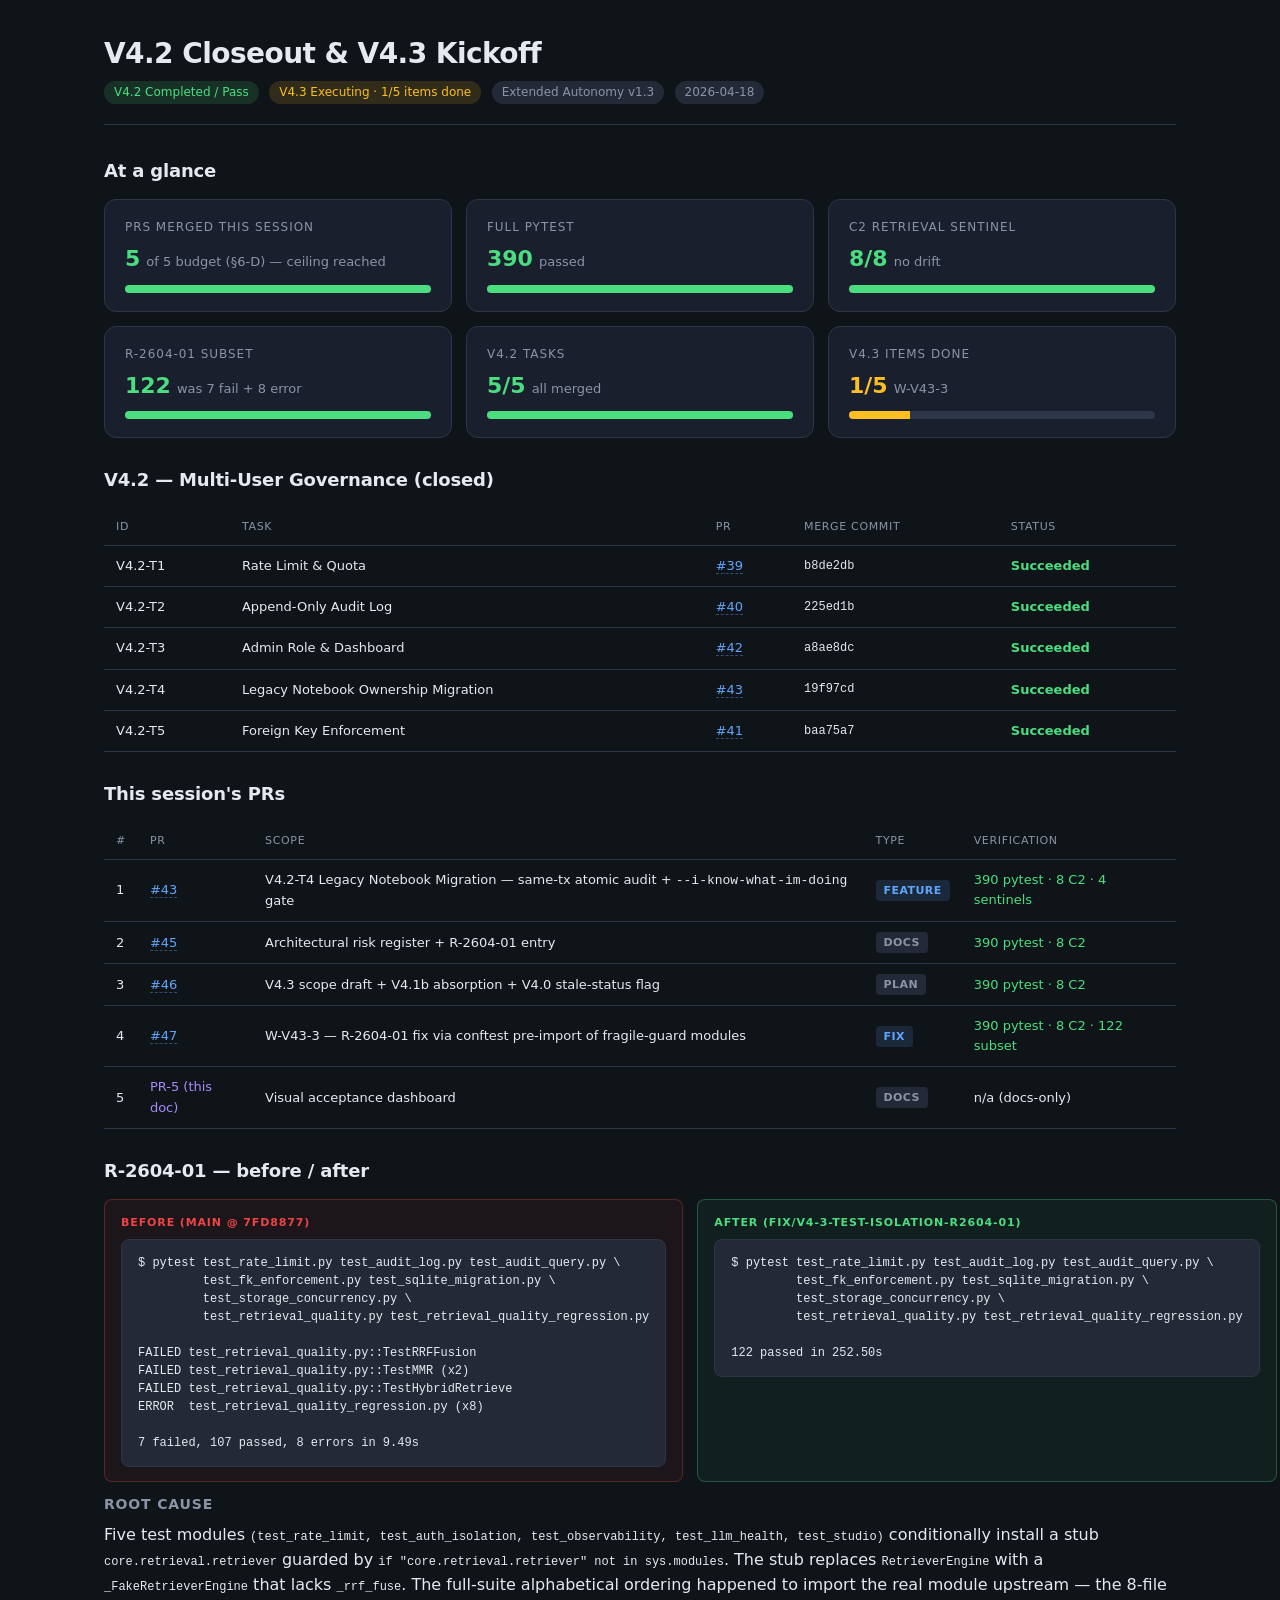
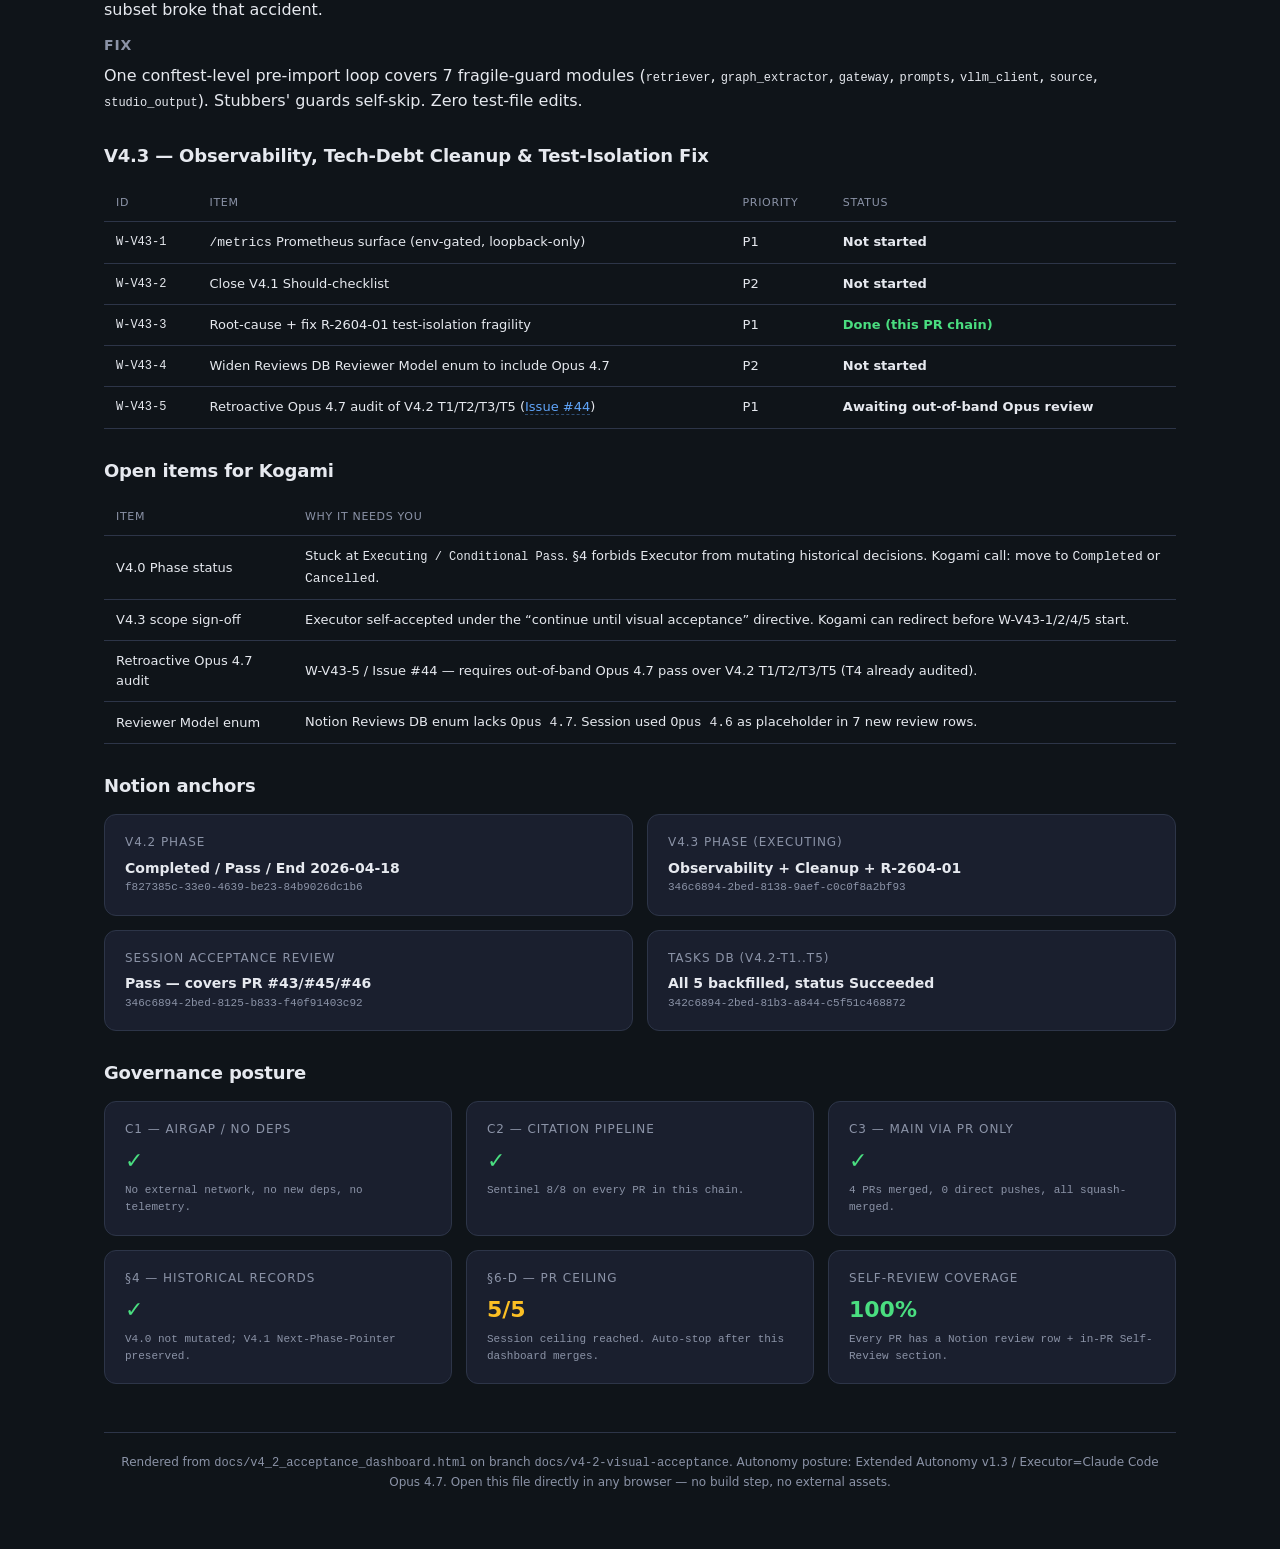
<file: docs/v4_2_acceptance_dashboard.html>
<!DOCTYPE html>
<html lang="zh-CN">
<head>
<meta charset="UTF-8">
<title>V4.2 Closeout & V4.3 Kickoff — Visual Acceptance</title>
<style>
  :root {
    --bg: #0f1419;
    --surface: #1a1f2e;
    --surface-2: #232937;
    --border: #2d3548;
    --text: #e6e9ef;
    --muted: #8b93a7;
    --ok: #4ade80;
    --warn: #fbbf24;
    --err: #ef4444;
    --info: #60a5fa;
    --accent: #a78bfa;
  }
  * { box-sizing: border-box; margin: 0; padding: 0; }
  html, body { background: var(--bg); color: var(--text); font-family: -apple-system, BlinkMacSystemFont, "SF Pro Text", Inter, system-ui, sans-serif; line-height: 1.55; }
  body { max-width: 1120px; margin: 0 auto; padding: 32px 24px 64px; }

  header { border-bottom: 1px solid var(--border); padding-bottom: 20px; margin-bottom: 32px; }
  header h1 { font-size: 28px; font-weight: 700; letter-spacing: -0.02em; }
  header .sub { color: var(--muted); font-size: 14px; margin-top: 6px; }
  header .pill { display: inline-block; padding: 2px 10px; border-radius: 999px; background: var(--surface-2); font-size: 12px; color: var(--muted); margin-right: 6px; }
  header .pill.ok { background: rgba(74,222,128,0.14); color: var(--ok); }
  header .pill.warn { background: rgba(251,191,36,0.14); color: var(--warn); }

  h2 { font-size: 18px; margin: 28px 0 14px; font-weight: 600; letter-spacing: -0.01em; }
  h3 { font-size: 14px; margin: 12px 0 8px; color: var(--muted); text-transform: uppercase; letter-spacing: 0.06em; }

  .grid { display: grid; gap: 14px; }
  .grid.cols-3 { grid-template-columns: repeat(3, 1fr); }
  .grid.cols-2 { grid-template-columns: repeat(2, 1fr); }
  @media (max-width: 760px) { .grid.cols-3, .grid.cols-2 { grid-template-columns: 1fr; } }

  .card { background: var(--surface); border: 1px solid var(--border); border-radius: 12px; padding: 18px 20px; }
  .card .k { color: var(--muted); font-size: 12px; text-transform: uppercase; letter-spacing: 0.08em; }
  .card .v { font-size: 22px; font-weight: 700; margin-top: 6px; }
  .card .v small { font-size: 13px; color: var(--muted); font-weight: 400; margin-left: 6px; }

  table { width: 100%; border-collapse: collapse; margin-top: 8px; }
  th, td { padding: 10px 12px; text-align: left; border-bottom: 1px solid var(--border); font-size: 13px; }
  th { color: var(--muted); font-weight: 500; text-transform: uppercase; font-size: 11px; letter-spacing: 0.06em; }
  td.status { font-weight: 600; }
  .ok { color: var(--ok); }
  .warn { color: var(--warn); }
  .err { color: var(--err); }
  .info { color: var(--info); }
  .accent { color: var(--accent); }
  a { color: var(--info); text-decoration: none; border-bottom: 1px dashed rgba(96,165,250,0.4); }
  a:hover { border-bottom-style: solid; }

  .bar { display: flex; gap: 2px; height: 8px; border-radius: 4px; overflow: hidden; background: var(--border); margin-top: 8px; }
  .bar > span { display: block; height: 100%; }
  .bar > span.ok { background: var(--ok); }
  .bar > span.warn { background: var(--warn); }
  .bar > span.err { background: var(--err); }

  .mono { font-family: "SF Mono", Menlo, Consolas, monospace; font-size: 12px; }
  pre { background: var(--surface-2); border: 1px solid var(--border); border-radius: 8px; padding: 14px 16px; overflow-x: auto; font-size: 12px; line-height: 1.5; margin-top: 8px; }

  .badge { display: inline-block; padding: 2px 8px; border-radius: 4px; font-size: 11px; font-weight: 600; letter-spacing: 0.04em; text-transform: uppercase; }
  .badge.ok { background: rgba(74,222,128,0.14); color: var(--ok); }
  .badge.warn { background: rgba(251,191,36,0.14); color: var(--warn); }
  .badge.err { background: rgba(239,68,68,0.14); color: var(--err); }
  .badge.info { background: rgba(96,165,250,0.14); color: var(--info); }
  .badge.muted { background: var(--surface-2); color: var(--muted); }

  .diff-before, .diff-after { padding: 14px 16px; border-radius: 8px; border: 1px solid var(--border); }
  .diff-before { background: rgba(239,68,68,0.06); border-color: rgba(239,68,68,0.3); }
  .diff-after { background: rgba(74,222,128,0.06); border-color: rgba(74,222,128,0.3); }
  .diff-label { font-size: 11px; font-weight: 700; letter-spacing: 0.08em; text-transform: uppercase; margin-bottom: 6px; }

  footer { margin-top: 48px; padding-top: 20px; border-top: 1px solid var(--border); color: var(--muted); font-size: 12px; text-align: center; }
</style>
</head>
<body>

<header>
  <h1>V4.2 Closeout &amp; V4.3 Kickoff</h1>
  <div class="sub">
    <span class="pill ok">V4.2 Completed / Pass</span>
    <span class="pill warn">V4.3 Executing · 1/5 items done</span>
    <span class="pill">Extended Autonomy v1.3</span>
    <span class="pill">2026-04-18</span>
  </div>
</header>

<section>
  <h2>At a glance</h2>
  <div class="grid cols-3">
    <div class="card">
      <div class="k">PRs merged this session</div>
      <div class="v"><span class="ok">5</span><small>of 5 budget (§6-D) — ceiling reached</small></div>
      <div class="bar"><span class="ok" style="width:100%"></span></div>
    </div>
    <div class="card">
      <div class="k">Full pytest</div>
      <div class="v"><span class="ok">390</span><small>passed</small></div>
      <div class="bar"><span class="ok" style="width:100%"></span></div>
    </div>
    <div class="card">
      <div class="k">C2 retrieval sentinel</div>
      <div class="v"><span class="ok">8/8</span><small>no drift</small></div>
      <div class="bar"><span class="ok" style="width:100%"></span></div>
    </div>
    <div class="card">
      <div class="k">R-2604-01 subset</div>
      <div class="v"><span class="ok">122</span><small>was 7 fail + 8 error</small></div>
      <div class="bar"><span class="ok" style="width:100%"></span></div>
    </div>
    <div class="card">
      <div class="k">V4.2 tasks</div>
      <div class="v"><span class="ok">5/5</span><small>all merged</small></div>
      <div class="bar"><span class="ok" style="width:100%"></span></div>
    </div>
    <div class="card">
      <div class="k">V4.3 items done</div>
      <div class="v"><span class="warn">1/5</span><small>W-V43-3</small></div>
      <div class="bar"><span class="warn" style="width:20%"></span><span style="width:80%"></span></div>
    </div>
  </div>
</section>

<section>
  <h2>V4.2 — Multi-User Governance (closed)</h2>
  <table>
    <thead><tr><th>ID</th><th>Task</th><th>PR</th><th>Merge commit</th><th>Status</th></tr></thead>
    <tbody>
      <tr><td>V4.2-T1</td><td>Rate Limit &amp; Quota</td><td><a href="https://github.com/kogamishinyajerry-ops/AI-Notebooklm/pull/39" target="_blank">#39</a></td><td class="mono">b8de2db</td><td class="status ok">Succeeded</td></tr>
      <tr><td>V4.2-T2</td><td>Append-Only Audit Log</td><td><a href="https://github.com/kogamishinyajerry-ops/AI-Notebooklm/pull/40" target="_blank">#40</a></td><td class="mono">225ed1b</td><td class="status ok">Succeeded</td></tr>
      <tr><td>V4.2-T3</td><td>Admin Role &amp; Dashboard</td><td><a href="https://github.com/kogamishinyajerry-ops/AI-Notebooklm/pull/42" target="_blank">#42</a></td><td class="mono">a8ae8dc</td><td class="status ok">Succeeded</td></tr>
      <tr><td>V4.2-T4</td><td>Legacy Notebook Ownership Migration</td><td><a href="https://github.com/kogamishinyajerry-ops/AI-Notebooklm/pull/43" target="_blank">#43</a></td><td class="mono">19f97cd</td><td class="status ok">Succeeded</td></tr>
      <tr><td>V4.2-T5</td><td>Foreign Key Enforcement</td><td><a href="https://github.com/kogamishinyajerry-ops/AI-Notebooklm/pull/41" target="_blank">#41</a></td><td class="mono">baa75a7</td><td class="status ok">Succeeded</td></tr>
    </tbody>
  </table>
</section>

<section>
  <h2>This session's PRs</h2>
  <table>
    <thead><tr><th>#</th><th>PR</th><th>Scope</th><th>Type</th><th>Verification</th></tr></thead>
    <tbody>
      <tr>
        <td>1</td>
        <td><a href="https://github.com/kogamishinyajerry-ops/AI-Notebooklm/pull/43" target="_blank">#43</a></td>
        <td>V4.2-T4 Legacy Notebook Migration — same-tx atomic audit + <code>--i-know-what-im-doing</code> gate</td>
        <td><span class="badge info">Feature</span></td>
        <td class="ok">390 pytest · 8 C2 · 4 sentinels</td>
      </tr>
      <tr>
        <td>2</td>
        <td><a href="https://github.com/kogamishinyajerry-ops/AI-Notebooklm/pull/45" target="_blank">#45</a></td>
        <td>Architectural risk register + R-2604-01 entry</td>
        <td><span class="badge muted">Docs</span></td>
        <td class="ok">390 pytest · 8 C2</td>
      </tr>
      <tr>
        <td>3</td>
        <td><a href="https://github.com/kogamishinyajerry-ops/AI-Notebooklm/pull/46" target="_blank">#46</a></td>
        <td>V4.3 scope draft + V4.1b absorption + V4.0 stale-status flag</td>
        <td><span class="badge muted">Plan</span></td>
        <td class="ok">390 pytest · 8 C2</td>
      </tr>
      <tr>
        <td>4</td>
        <td><a href="https://github.com/kogamishinyajerry-ops/AI-Notebooklm/pull/47" target="_blank">#47</a></td>
        <td>W-V43-3 — R-2604-01 fix via conftest pre-import of fragile-guard modules</td>
        <td><span class="badge info">Fix</span></td>
        <td class="ok">390 pytest · 8 C2 · 122 subset</td>
      </tr>
      <tr>
        <td>5</td>
        <td class="accent">PR-5 (this doc)</td>
        <td>Visual acceptance dashboard</td>
        <td><span class="badge muted">Docs</span></td>
        <td class="muted">n/a (docs-only)</td>
      </tr>
    </tbody>
  </table>
</section>

<section>
  <h2>R-2604-01 — before / after</h2>
  <div class="grid cols-2">
    <div class="diff-before">
      <div class="diff-label err">Before (main @ 7fd8877)</div>
      <pre>$ pytest test_rate_limit.py test_audit_log.py test_audit_query.py \
         test_fk_enforcement.py test_sqlite_migration.py \
         test_storage_concurrency.py \
         test_retrieval_quality.py test_retrieval_quality_regression.py

FAILED test_retrieval_quality.py::TestRRFFusion
FAILED test_retrieval_quality.py::TestMMR (x2)
FAILED test_retrieval_quality.py::TestHybridRetrieve
ERROR  test_retrieval_quality_regression.py (x8)

7 failed, 107 passed, 8 errors in 9.49s</pre>
    </div>
    <div class="diff-after">
      <div class="diff-label ok">After (fix/v4-3-test-isolation-r2604-01)</div>
      <pre>$ pytest test_rate_limit.py test_audit_log.py test_audit_query.py \
         test_fk_enforcement.py test_sqlite_migration.py \
         test_storage_concurrency.py \
         test_retrieval_quality.py test_retrieval_quality_regression.py

122 passed in 252.50s</pre>
    </div>
  </div>
  <h3>Root cause</h3>
  <p>Five test modules <span class="mono">(test_rate_limit, test_auth_isolation, test_observability, test_llm_health, test_studio)</span> conditionally install a stub <span class="mono">core.retrieval.retriever</span> guarded by <span class="mono">if &quot;core.retrieval.retriever&quot; not in sys.modules</span>. The stub replaces <span class="mono">RetrieverEngine</span> with a <span class="mono">_FakeRetrieverEngine</span> that lacks <span class="mono">_rrf_fuse</span>. The full-suite alphabetical ordering happened to import the real module upstream — the 8-file subset broke that accident.</p>
  <h3>Fix</h3>
  <p>One conftest-level pre-import loop covers 7 fragile-guard modules (<span class="mono">retriever</span>, <span class="mono">graph_extractor</span>, <span class="mono">gateway</span>, <span class="mono">prompts</span>, <span class="mono">vllm_client</span>, <span class="mono">source</span>, <span class="mono">studio_output</span>). Stubbers' guards self-skip. Zero test-file edits.</p>
</section>

<section>
  <h2>V4.3 — Observability, Tech-Debt Cleanup &amp; Test-Isolation Fix</h2>
  <table>
    <thead><tr><th>ID</th><th>Item</th><th>Priority</th><th>Status</th></tr></thead>
    <tbody>
      <tr><td class="mono">W-V43-1</td><td><code>/metrics</code> Prometheus surface (env-gated, loopback-only)</td><td>P1</td><td class="status muted">Not started</td></tr>
      <tr><td class="mono">W-V43-2</td><td>Close V4.1 Should-checklist</td><td>P2</td><td class="status muted">Not started</td></tr>
      <tr><td class="mono">W-V43-3</td><td>Root-cause + fix R-2604-01 test-isolation fragility</td><td>P1</td><td class="status ok">Done (this PR chain)</td></tr>
      <tr><td class="mono">W-V43-4</td><td>Widen Reviews DB Reviewer Model enum to include Opus 4.7</td><td>P2</td><td class="status muted">Not started</td></tr>
      <tr><td class="mono">W-V43-5</td><td>Retroactive Opus 4.7 audit of V4.2 T1/T2/T3/T5 (<a href="https://github.com/kogamishinyajerry-ops/AI-Notebooklm/issues/44" target="_blank">Issue #44</a>)</td><td>P1</td><td class="status muted">Awaiting out-of-band Opus review</td></tr>
    </tbody>
  </table>
</section>

<section>
  <h2>Open items for Kogami</h2>
  <table>
    <thead><tr><th>Item</th><th>Why it needs you</th></tr></thead>
    <tbody>
      <tr><td>V4.0 Phase status</td><td>Stuck at <span class="mono">Executing / Conditional Pass</span>. §4 forbids Executor from mutating historical decisions. Kogami call: move to <code>Completed</code> or <code>Cancelled</code>.</td></tr>
      <tr><td>V4.3 scope sign-off</td><td>Executor self-accepted under the &ldquo;continue until visual acceptance&rdquo; directive. Kogami can redirect before W-V43-1/2/4/5 start.</td></tr>
      <tr><td>Retroactive Opus 4.7 audit</td><td>W-V43-5 / Issue #44 — requires out-of-band Opus 4.7 pass over V4.2 T1/T2/T3/T5 (T4 already audited).</td></tr>
      <tr><td>Reviewer Model enum</td><td>Notion Reviews DB enum lacks <code>Opus 4.7</code>. Session used <code>Opus 4.6</code> as placeholder in 7 new review rows.</td></tr>
    </tbody>
  </table>
</section>

<section>
  <h2>Notion anchors</h2>
  <div class="grid cols-2">
    <div class="card">
      <div class="k">V4.2 Phase</div>
      <div class="v" style="font-size:14px;">Completed / Pass / End 2026-04-18</div>
      <div class="mono" style="color:var(--muted); font-size:11px;">f827385c-33e0-4639-be23-84b9026dc1b6</div>
    </div>
    <div class="card">
      <div class="k">V4.3 Phase (Executing)</div>
      <div class="v" style="font-size:14px;">Observability + Cleanup + R-2604-01</div>
      <div class="mono" style="color:var(--muted); font-size:11px;">346c6894-2bed-8138-9aef-c0c0f8a2bf93</div>
    </div>
    <div class="card">
      <div class="k">Session Acceptance Review</div>
      <div class="v" style="font-size:14px;">Pass — covers PR #43/#45/#46</div>
      <div class="mono" style="color:var(--muted); font-size:11px;">346c6894-2bed-8125-b833-f40f91403c92</div>
    </div>
    <div class="card">
      <div class="k">Tasks DB (V4.2-T1..T5)</div>
      <div class="v" style="font-size:14px;">All 5 backfilled, status Succeeded</div>
      <div class="mono" style="color:var(--muted); font-size:11px;">342c6894-2bed-81b3-a844-c5f51c468872</div>
    </div>
  </div>
</section>

<section>
  <h2>Governance posture</h2>
  <div class="grid cols-3">
    <div class="card"><div class="k">C1 — Airgap / no deps</div><div class="v"><span class="ok">✓</span></div><p class="mono" style="color:var(--muted); font-size:11px; margin-top:4px;">No external network, no new deps, no telemetry.</p></div>
    <div class="card"><div class="k">C2 — Citation pipeline</div><div class="v"><span class="ok">✓</span></div><p class="mono" style="color:var(--muted); font-size:11px; margin-top:4px;">Sentinel 8/8 on every PR in this chain.</p></div>
    <div class="card"><div class="k">C3 — Main via PR only</div><div class="v"><span class="ok">✓</span></div><p class="mono" style="color:var(--muted); font-size:11px; margin-top:4px;">4 PRs merged, 0 direct pushes, all squash-merged.</p></div>
    <div class="card"><div class="k">§4 — Historical records</div><div class="v"><span class="ok">✓</span></div><p class="mono" style="color:var(--muted); font-size:11px; margin-top:4px;">V4.0 not mutated; V4.1 Next-Phase-Pointer preserved.</p></div>
    <div class="card"><div class="k">§6-D — PR ceiling</div><div class="v"><span class="warn">5/5</span></div><p class="mono" style="color:var(--muted); font-size:11px; margin-top:4px;">Session ceiling reached. Auto-stop after this dashboard merges.</p></div>
    <div class="card"><div class="k">Self-Review coverage</div><div class="v"><span class="ok">100%</span></div><p class="mono" style="color:var(--muted); font-size:11px; margin-top:4px;">Every PR has a Notion review row + in-PR Self-Review section.</p></div>
  </div>
</section>

<footer>
  Rendered from <span class="mono">docs/v4_2_acceptance_dashboard.html</span> on branch
  <span class="mono">docs/v4-2-visual-acceptance</span>.
  Autonomy posture: Extended Autonomy v1.3 / Executor=Claude Code Opus 4.7.
  Open this file directly in any browser — no build step, no external assets.
</footer>

</body>
</html>
</file>
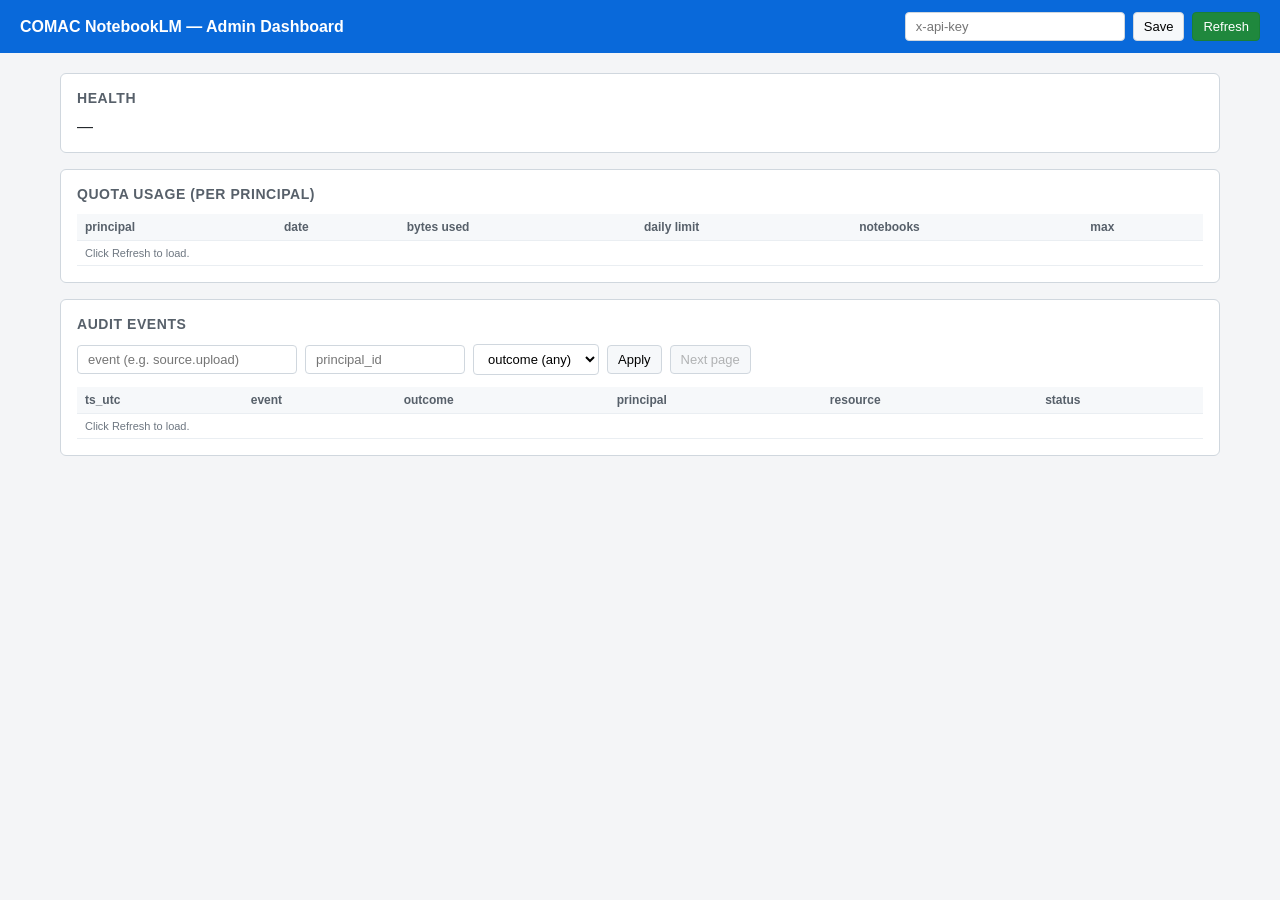
<file: apps/web/static/admin.html>
<!DOCTYPE html>
<html lang="en">
<head>
<meta charset="UTF-8">
<title>COMAC NotebookLM — Admin Dashboard</title>
<style>
  * { box-sizing: border-box; }
  body { font-family: -apple-system, BlinkMacSystemFont, "Segoe UI", sans-serif;
         margin: 0; background: #f4f5f7; color: #1f2328; }
  header { background: #0969da; color: #fff; padding: 12px 20px;
           display: flex; align-items: center; justify-content: space-between; }
  header h1 { font-size: 16px; margin: 0; font-weight: 600; }
  main { padding: 20px; max-width: 1200px; margin: 0 auto; }
  section { background: #fff; border: 1px solid #d0d7de; border-radius: 6px;
            margin-bottom: 16px; padding: 16px; }
  h2 { font-size: 14px; margin: 0 0 12px; color: #57606a; text-transform: uppercase; letter-spacing: 0.04em; }
  .bar { display: flex; gap: 8px; margin-bottom: 12px; flex-wrap: wrap; align-items: center; }
  input, select, button { font-size: 13px; padding: 6px 10px; border: 1px solid #d0d7de; border-radius: 4px; background: #fff; }
  button { cursor: pointer; background: #f6f8fa; }
  button:hover { background: #eaeef2; }
  button.primary { background: #1f883d; color: #fff; border-color: #1a7f37; }
  button.primary:hover { background: #1a7f37; }
  table { width: 100%; border-collapse: collapse; font-size: 12px; }
  th, td { text-align: left; padding: 6px 8px; border-bottom: 1px solid #eaeef2; }
  th { background: #f6f8fa; color: #57606a; font-weight: 600; }
  tr:hover td { background: #f6f8fa; }
  .pill { display: inline-block; padding: 2px 8px; border-radius: 10px;
          font-size: 11px; font-weight: 600; }
  .pill.ok { background: #dafbe1; color: #1a7f37; }
  .pill.fail { background: #ffebe9; color: #cf222e; }
  .muted { color: #6e7781; font-size: 11px; }
  .error { color: #cf222e; padding: 8px 10px; background: #ffebe9; border-radius: 4px; font-size: 12px; }
  code { font-family: ui-monospace, SFMono-Regular, monospace; font-size: 11px; background: #f6f8fa; padding: 1px 4px; border-radius: 3px; }
</style>
</head>
<body>
<header>
  <h1>COMAC NotebookLM — Admin Dashboard</h1>
  <div class="bar" style="margin: 0;">
    <input id="api-key" type="password" placeholder="x-api-key" style="width: 220px;">
    <button id="save-key">Save</button>
    <button id="refresh-all" class="primary">Refresh</button>
  </div>
</header>
<main>
  <div id="error-banner"></div>
  <section>
    <h2>Health</h2>
    <div id="health">—</div>
  </section>
  <section>
    <h2>Quota usage (per principal)</h2>
    <table id="quota-table">
      <thead><tr>
        <th>principal</th><th>date</th><th>bytes used</th><th>daily limit</th>
        <th>notebooks</th><th>max</th>
      </tr></thead>
      <tbody><tr><td colspan="6" class="muted">Click Refresh to load.</td></tr></tbody>
    </table>
  </section>
  <section>
    <h2>Audit events</h2>
    <div class="bar">
      <input id="filter-event" placeholder="event (e.g. source.upload)" style="width: 220px;">
      <input id="filter-principal" placeholder="principal_id" style="width: 160px;">
      <select id="filter-outcome">
        <option value="">outcome (any)</option>
        <option value="success">success</option>
        <option value="failure">failure</option>
      </select>
      <button id="audit-reload">Apply</button>
      <button id="audit-next" disabled>Next page</button>
    </div>
    <table id="audit-table">
      <thead><tr>
        <th>ts_utc</th><th>event</th><th>outcome</th><th>principal</th>
        <th>resource</th><th>status</th>
      </tr></thead>
      <tbody><tr><td colspan="6" class="muted">Click Refresh to load.</td></tr></tbody>
    </table>
  </section>
</main>
<script>
const STORAGE_KEY = "comac_admin_api_key";
let currentCursor = null;

function getKey() { return document.getElementById("api-key").value.trim(); }

function saveKey() {
  const k = getKey();
  if (k) { localStorage.setItem(STORAGE_KEY, k); showError(""); }
}

function restoreKey() {
  const stored = localStorage.getItem(STORAGE_KEY);
  if (stored) document.getElementById("api-key").value = stored;
}

function showError(msg) {
  const el = document.getElementById("error-banner");
  el.innerHTML = msg ? '<div class="error">' + msg + '</div>' : '';
}

async function call(path) {
  const key = getKey();
  if (!key) throw new Error("Set x-api-key first.");
  const r = await fetch(path, { headers: { "x-api-key": key } });
  if (!r.ok) {
    const body = await r.text();
    throw new Error("HTTP " + r.status + " " + r.statusText + " — " + body.slice(0, 200));
  }
  return r.json();
}

function escapeHtml(s) {
  return String(s == null ? "" : s).replace(/[&<>"']/g,
    c => ({ "&": "&amp;", "<": "&lt;", ">": "&gt;", '"': "&quot;", "'": "&#39;" }[c]));
}

function fmtBytes(n) {
  if (n < 1024) return n + " B";
  if (n < 1024 * 1024) return (n / 1024).toFixed(1) + " KB";
  if (n < 1024 * 1024 * 1024) return (n / 1024 / 1024).toFixed(1) + " MB";
  return (n / 1024 / 1024 / 1024).toFixed(2) + " GB";
}

async function loadHealth() {
  try {
    const d = await call("/api/v1/admin/health");
    document.getElementById("health").innerHTML =
      '<span class="pill ok">' + escapeHtml(d.status) + '</span> ' +
      '<span class="muted">uptime ' + d.uptime_sec + 's · admins ' + d.admin_count +
      ' · auth_enabled=' + d.auth_enabled + ' · caller <code>' + escapeHtml(d.caller.principal_id) +
      '</code></span>';
  } catch (e) { showError(e.message); }
}

async function loadQuota() {
  try {
    const d = await call("/api/v1/admin/quota/usage");
    const tb = document.querySelector("#quota-table tbody");
    if (!d.rows.length) { tb.innerHTML = '<tr><td colspan="6" class="muted">no data</td></tr>'; return; }
    tb.innerHTML = d.rows.map(r =>
      '<tr><td><code>' + escapeHtml(r.principal_id) + '</code></td>' +
      '<td>' + escapeHtml(r.usage_date || "—") + '</td>' +
      '<td>' + fmtBytes(r.bytes_used) + '</td>' +
      '<td>' + fmtBytes(r.daily_limit) + '</td>' +
      '<td>' + r.notebook_count + '</td>' +
      '<td>' + r.notebook_max + '</td></tr>').join("");
  } catch (e) { showError(e.message); }
}

async function loadAudit(useCursor) {
  try {
    const params = new URLSearchParams();
    const ev = document.getElementById("filter-event").value.trim();
    const pid = document.getElementById("filter-principal").value.trim();
    const oc = document.getElementById("filter-outcome").value;
    if (ev) params.set("event", ev);
    if (pid) params.set("principal_id", pid);
    if (oc) params.set("outcome", oc);
    if (useCursor && currentCursor) params.set("cursor", currentCursor);
    params.set("limit", "50");
    const d = await call("/api/v1/admin/audit/events?" + params.toString());
    const tb = document.querySelector("#audit-table tbody");
    if (!d.items.length) { tb.innerHTML = '<tr><td colspan="6" class="muted">no events</td></tr>'; }
    else {
      tb.innerHTML = d.items.map(r =>
        '<tr><td><code>' + escapeHtml(r.ts_utc) + '</code></td>' +
        '<td>' + escapeHtml(r.event) + '</td>' +
        '<td><span class="pill ' + (r.outcome === "success" ? "ok" : "fail") + '">' +
        escapeHtml(r.outcome) + '</span></td>' +
        '<td><code>' + escapeHtml(r.principal_id) + '</code></td>' +
        '<td><code>' + escapeHtml(r.resource_type) + ':' + escapeHtml(r.resource_id) + '</code></td>' +
        '<td>' + r.http_status + '</td></tr>').join("");
    }
    currentCursor = d.next_cursor;
    document.getElementById("audit-next").disabled = !currentCursor;
  } catch (e) { showError(e.message); }
}

document.getElementById("save-key").onclick = saveKey;
document.getElementById("refresh-all").onclick = () => { showError(""); loadHealth(); loadQuota(); currentCursor = null; loadAudit(false); };
document.getElementById("audit-reload").onclick = () => { currentCursor = null; loadAudit(false); };
document.getElementById("audit-next").onclick = () => loadAudit(true);

restoreKey();
</script>
</body>
</html>
</file>
